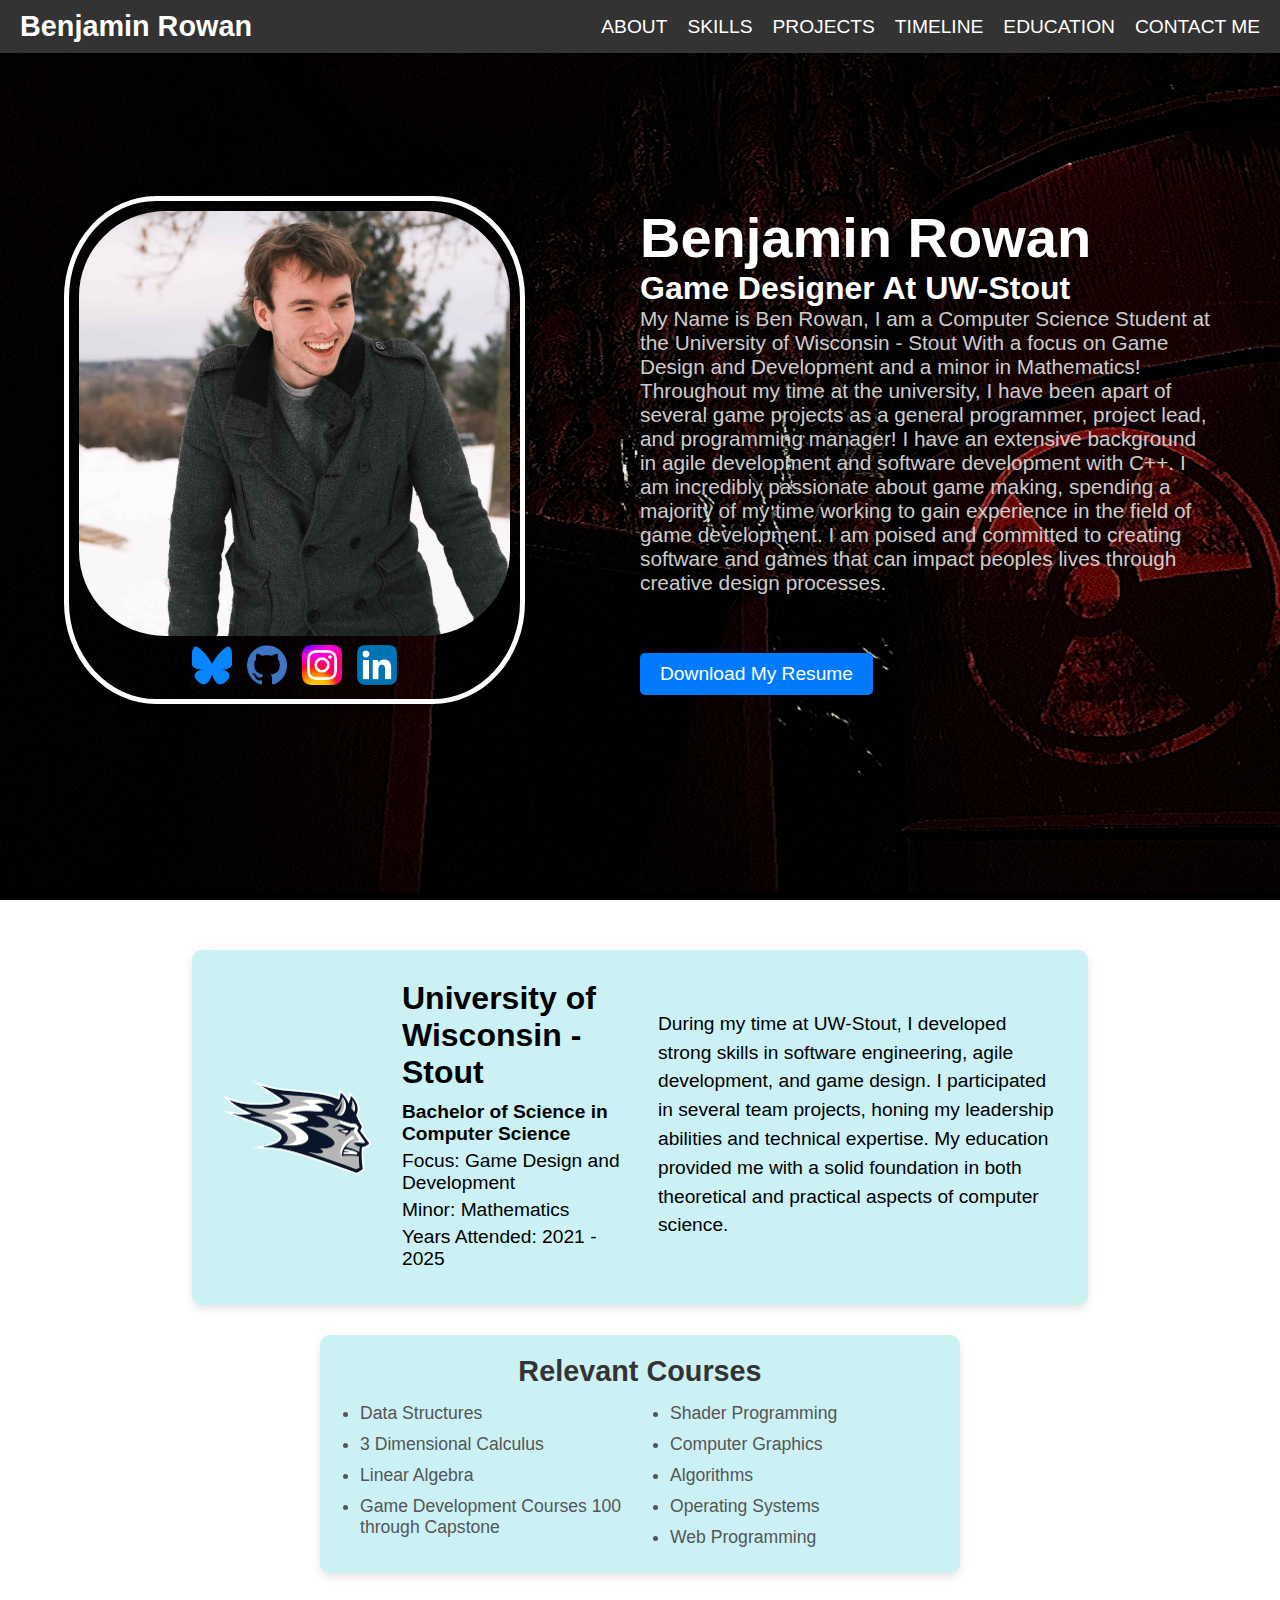
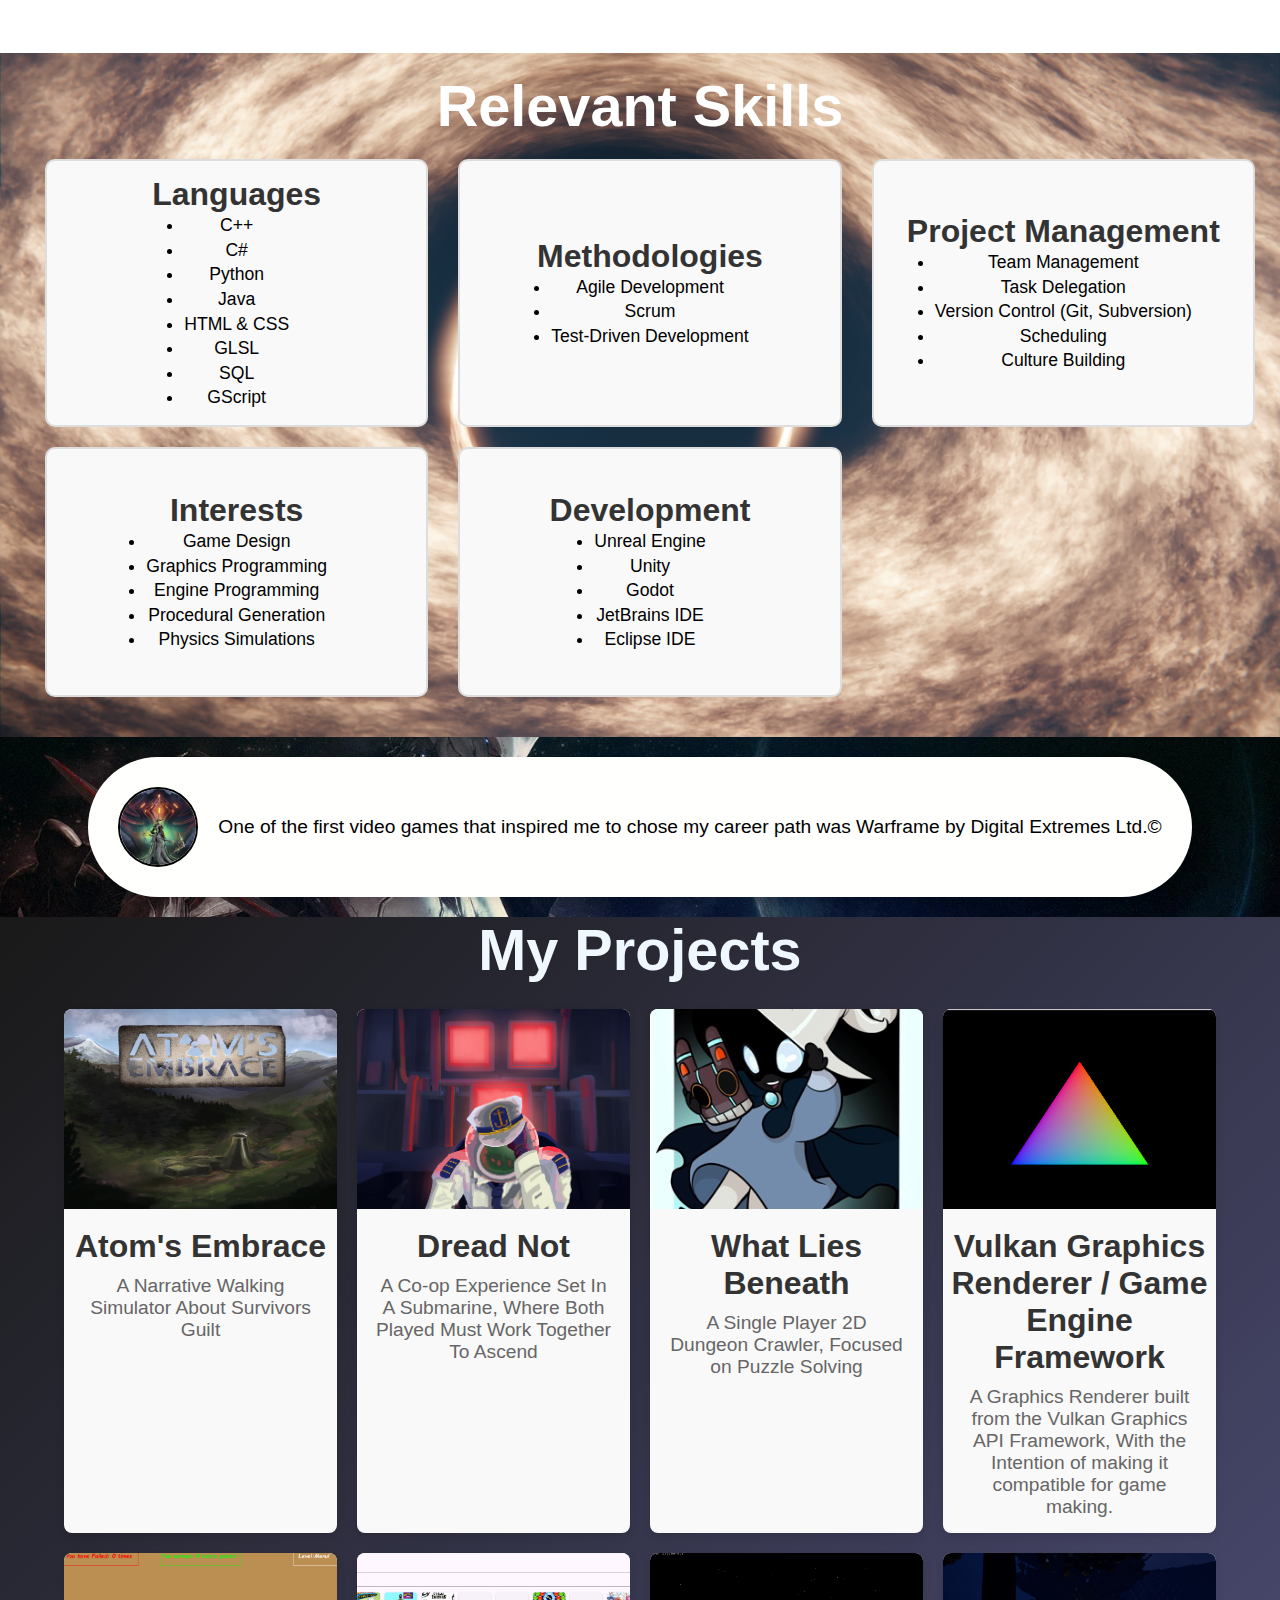
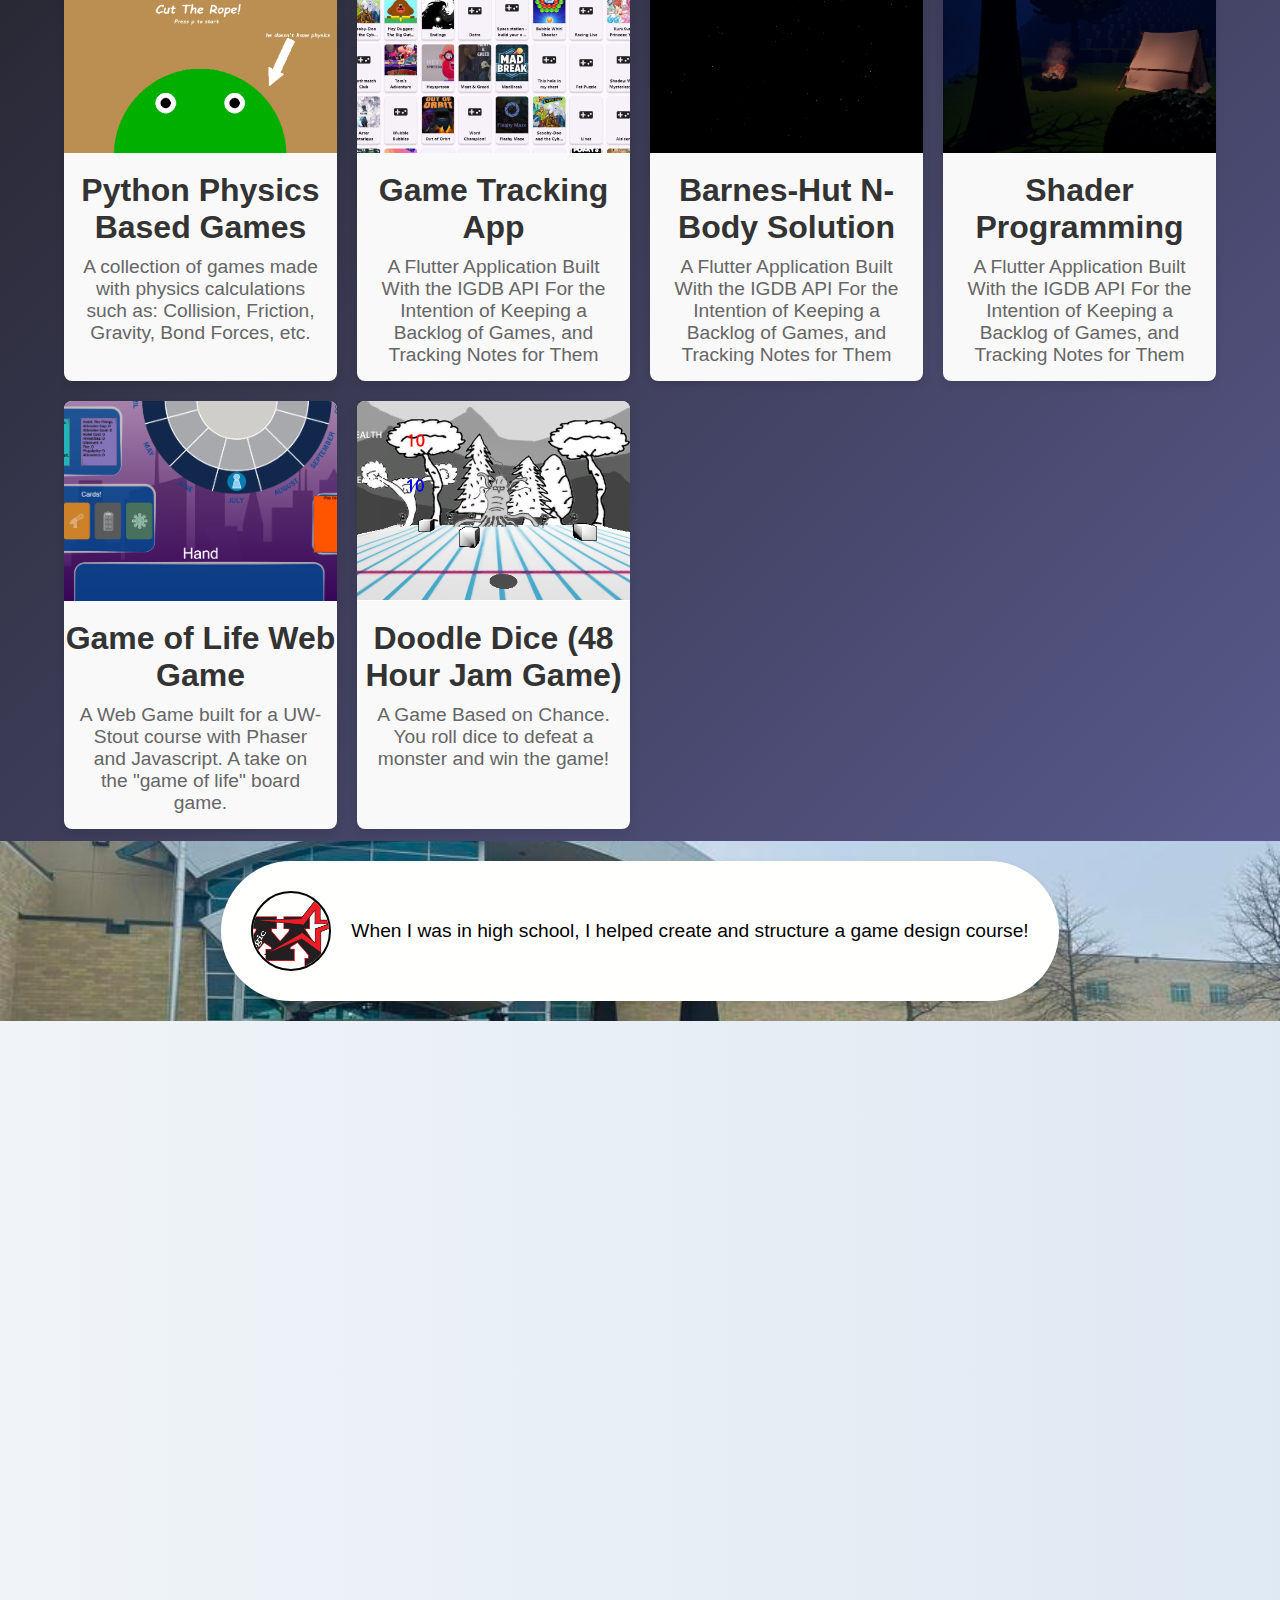
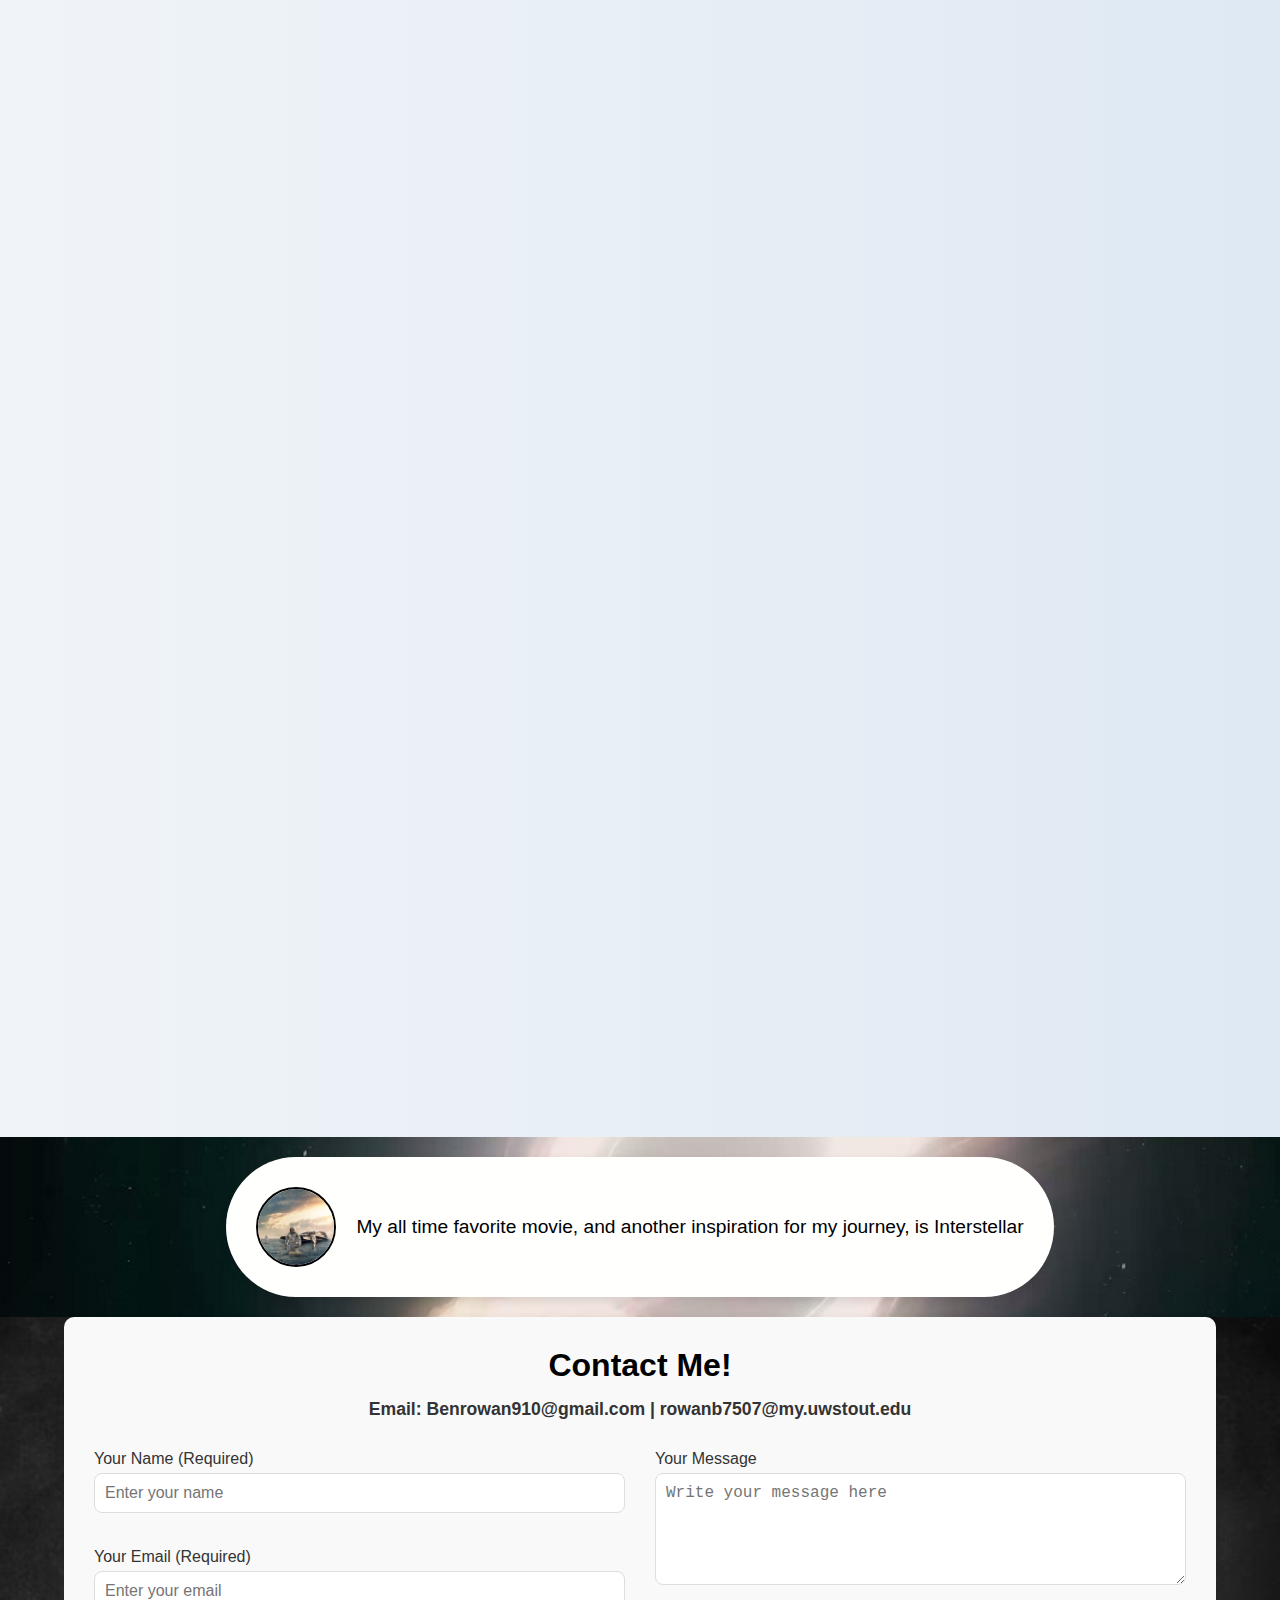
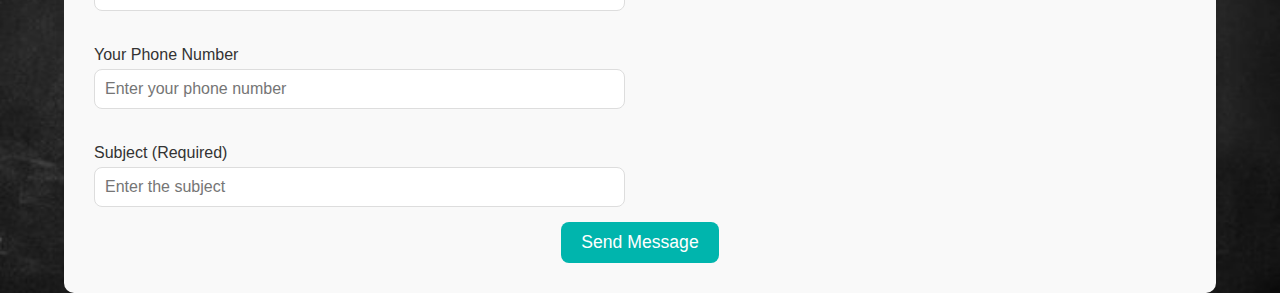
<file: index.html>
<!DOCTYPE html>
<html lang="en">
<head>
    <meta charset="UTF-8">
    <meta name="viewport" content="width=device-width, initial-scale=1.0, maximum-scale=1.0, user-scalable=no">
    <meta name="viewport" content="width=device-width, initial-scale=1.0, shrink-to-fit=no">
    <title>Benjamin Rowan Portfolio</title>
    <link rel="stylesheet" href="style.css">
</head>
    <body>
        <div class="navbar">
            <div class="left">Benjamin Rowan</div>
            <div class="right">
                <a href="#about">ABOUT</a>
                <a href="#skills">SKILLS</a>
                <a href="#projects">PROJECTS</a>
                <a href="#timeline">TIMELINE</a>
                <a href="#education">EDUCATION</a>
                <a href="#contact">CONTACT ME</a>
                <!-- <a href="writings.html">WRITINGS</a> -->
            </div>
        </div>

        <div class="profile" id = "about">
            <div class="content">
                <div class = "picture">
                    <img src="Images\fotor_1658364693920.jpg" alt="Your Photo">

                    <div class = "social-media">
                        <a href="https://bsky.app/profile/spacemanwalrus.bsky.social"><img src="Images\Bluesky_Logo.svg.png" alt="Logo 1"></a>
                        <a href="https://github.com/Benrowan910"><img src="Images\Github_icon-icons.com_66788.png" alt="Logo 2"></a>
                        <a href="https://www.instagram.com/ben_rowan_910/"><img src="Images\Instagram_logo_2022.svg.png" alt="Logo 3"></a>
                        <a href="https://www.linkedin.com/in/benjamin-rowan-862923236/"><img src="Images\LinkedIn_logo_initials.png" alt="Logo 4"></a>
                    </div>

                </div>
                <div class = "text">
                    <h1>Benjamin Rowan</h1>
                    <h2>Game Designer At UW-Stout</h2>
                    <p class = "about-text">
                        My Name is Ben Rowan, I am a Computer Science Student at the University of Wisconsin - Stout
                    With a focus on Game Design and Development and a minor in Mathematics!
                    Throughout my time at the university, I have been apart of several game projects as a general programmer, project lead, and programming manager!
                    I have an extensive background in agile development and software development with C++.
                    I am incredibly passionate about game making, spending a majority of my time working to gain experience in the field of game development.
                    I am poised and committed to creating software and games that can impact peoples lives through creative design processes.
                    </p>
                    <a href="BenResume.pdf">
                        <button class="download-btn">Download My Resume</button>
                    </a>
                </div>
            </div>

        </div>
        <!-- Education Section, talking specifically about my education-->
        <section class = "education-section" id = "education">
            <div class="education">
                <img src="Images\UW–Stout_Blue_Devils_logo.svg.png" alt="University Logo">
                <div class="info">
                    <h2>University of Wisconsin - Stout</h2>
                    <p class="degree">Bachelor of Science in Computer Science</p>
                    <p>Focus: Game Design and Development</p>
                    <p>Minor: Mathematics</p>
                    <p>Years Attended: 2021 - 2025</p>
                </div>
                <div class="description">
                    <p>During my time at UW-Stout, I developed strong skills in software engineering, 
                        agile development, and game design. I participated in several team projects, 
                        honing my leadership abilities and technical expertise. My education provided me 
                        with a solid foundation in both theoretical and practical aspects of computer science.
                    </p>
                </div>
            </div>

            <!-- Relevant Courses Section -->
            <div class="relevant-courses">
                <h3>Relevant Courses</h3>
                <ul>
                    <li>Data Structures</li>
                    <li>3 Dimensional Calculus</li>
                    <li>Linear Algebra</li>
                    <li>Game Development Courses 100 through Capstone</li>
                    <li>Shader Programming</li>
                    <li>Computer Graphics</li>
                    <li>Algorithms</li>
                    <li>Operating Systems</li>
                    <li>Web Programming</li>
                </ul>
            </div>
        </section>
        <!-- Skills sections-->
        <div class = "skills-section" id = "skills">
        <h1 class="skills-title">Relevant Skills</h1>
            <div class="skills-grid">
                
                <div class="skill-category">
                    <h3>Languages</h3>

                    <ul>
                        <li>C++</li>
                        <li>C#</li>
                        <li>Python</li>
                        <li>Java</li>
                        <li>HTML & CSS</li>
                        <li>GLSL</li>
                        <li>SQL</li>
                        <li>GScript</li>
                    </ul>
                </div>
                <div class="skill-category">
                    <h3>Methodologies</h3>

                    <ul>
                        <li>Agile Development</li>
                        <li>Scrum</li>
                        <li>Test-Driven Development</li>
                    </ul>
                </div>
                <div class="skill-category">
                    <h3>Project Management</h3>

                    <ul>
                        <li>Team Management</li>
                        <li>Task Delegation</li>
                        <li>Version Control (Git, Subversion)</li>
                        <li>Scheduling</li>
                        <li>Culture Building</li>
                    </ul>
                </div>
                <div class="skill-category">
                    <h3>Interests</h3>

                    <ul>
                        <li>Game Design</li>
                        <li>Graphics Programming</li>
                        <li>Engine Programming</li>
                        <li>Procedural Generation</li>
                        <li>Physics Simulations</li>
                    </ul>
                </div>
                <div class="skill-category">
                    <h3>Development</h3>
                    <ul>
                        <li>Unreal Engine</li>
                        <li>Unity</li>
                        <li>Godot</li>
                        <li>JetBrains IDE</li>
                        <li>Eclipse IDE</li>
                    </ul>
                </div>
            </div>
        </div>
        
        <!-- Modal Template -->
        <div id="skills-modal" class="modal">
            <div class="modal-content">
                <span class="close-btn" onclick="closeSkillsModal()">&times;</span>
                <div id="modal-body"></div>
            </div>
        </div>
        <div class = "interest-background" style = "background-image: url('Images/Warframe_040113_1600.webp');">
            <div class="interest-bar">
                <img src="Images/Warframe.png" alt="Game Development" class="interest-image">
                <p>One of the first video games that inspired me to chose my career path was Warframe by Digital Extremes Ltd.&copy</p>
            </div>
        </div>

        <div class = "project-section" id = "projects">
            <h1 class="page-title" style="color: aliceblue;">My Projects</h1>
            <div class="project-grid">
                <div class="project-item" onclick="openProjectModal('project1')">

                    <img src="ProjectImages\AtomsEmbrace\output-onlinepngtools(4).png" alt="Project 1">
                    <h3>Atom's Embrace</h3>
                    <p>A Narrative Walking Simulator About Survivors Guilt</p>

                </div>
                <div class="project-item" onclick="openProjectModal('project2')">

                    <img src="ProjectImages\sub_poster_pilot_PREVIEW.png" alt="Project2">
                    <h3>Dread Not</h3>
                    <p>A Co-op Experience Set In A Submarine, Where Both Played Must Work Together To Ascend</p>

                </div>
                <div class="project-item" onclick="openProjectModal('project3')">

                    <img src="ProjectImages\IMG_6829.jpg" alt="Project3">
                    <h3>What Lies Beneath</h3>
                    <p>A Single Player 2D Dungeon Crawler, Focused on Puzzle Solving</p>

                </div>
                <div class="project-item" onclick="openProjectModal('project4')">

                    <img src="ProjectImages\Screenshot_2024-10-18_013630.png" alt="Project4">
                    <h3>Vulkan Graphics Renderer / Game Engine Framework</h3>
                    <p>A Graphics Renderer built from the Vulkan Graphics API Framework, With the Intention of making it compatible for game making.</p>

                </div>
                <div class="project-item" onclick="openProjectModal('project5')">

                    <img src="Images\Screenshot 2025-01-14 181422.png" alt="Project5">
                    <h3>Python Physics Based Games</h3>
                    <p>A collection of games made with physics calculations such as: Collision, Friction, Gravity, Bond Forces, etc.</p>

                </div>
                <div class="project-item" onclick="openProjectModal('project6')">

                    <img src="ProjectImages\Screenshot 2025-01-14 180655.png" alt="Project 6">
                    <h3>Game Tracking App</h3>
                    <p>A Flutter Application Built With the IGDB API For the Intention of Keeping a Backlog of Games, and Tracking Notes for Them</p>

                </div>
                <div class="project-item" onclick="openProjectModal('project7')">

                    <img src="ProjectImages\Screenshot 2025-01-14 163651.png" alt="Project 7">
                    <h3>Barnes-Hut N-Body Solution</h3>
                    <p>A Flutter Application Built With the IGDB API For the Intention of Keeping a Backlog of Games, and Tracking Notes for Them</p>

                </div>
                <div class="project-item" onclick="openProjectModal('project8')">

                    <img src="ProjectImages\AtomsEmbrace\SC1.png" alt="Project 8">
                    <h3>Shader Programming</h3>
                    <p>A Flutter Application Built With the IGDB API For the Intention of Keeping a Backlog of Games, and Tracking Notes for Them</p>
                    
                </div>
                <div class="project-item" onclick="openProjectModal('project9')">

                    <img src="ProjectImages\Screenshot 2025-01-15 215831.png" alt="Project 9">
                    <h3>Game of Life Web Game</h3>
                    <p>A Web Game built for a UW-Stout course with Phaser and Javascript. A take on the "game of life" board game.</p>
                    
                </div>
                <div class="project-item" onclick="openProjectModal('project10')">
                    <img src="ProjectImages\DoodleDice.PNG">
                    <h3> Doodle Dice (48 Hour Jam Game)</h3>
                    <p>A Game Based on Chance. You roll dice to defeat a monster and win the game!</p>
                </div>
            </div>
        </div>
        <!-- Popup Modal Template -->
        <div id="project-modal" class="modal">
            <div class="modal-content">
                <span class="close-btn" onclick="closeProjectModal()">&times;</span>
                <div id="project-modal-body"></div>
            </div>
        </div>

        <!-- Interest Bar Between Timeline and Projects-->
        <div class = "interest-background" style = "background-image: url('Images/65d4f11c8fb1b.image.jpg');">
            <div class="interest-bar">
                <img src="Images/MonticelloHS.png" alt="Game Development" class="interest-image">
                <p>When I was in high school, I helped create and structure a game design course!</p>
            </div>
        </div>

        <!-- Timeline of my career/life -->
        <div class="timeline" id = "timeline">
            <div class="timeline-line"></div>
            <div class="timeline-item left">
                <div class="timeline-content">
                    <img src="Images\UW–Stout_Blue_Devils_logo.svg.png" alt="Image 1">
                    <h3>Graduation from High School/Arrival at UW-Stout</h3>
                    <p>Upon arriving at the University of Wisconsin - Stout, I worked to adapt to my new life quickly, and focused on beginning my college career</p>
                    <span class="date">Fall 2021</span>
                </div>
            </div>
        
            <div class="timeline-item right">
                <div class="timeline-content">
                    <img src="ProjectImages\AtomsEmbrace\DSC04333.jpg" alt="Image 2">
                    <h3>My First Game!</h3>
                    <p>In 2024, I was fortunate enough to be the lead designer of a team of developers on a semester long game project. Learning much about the development process.</p>
                    <span class="date">January 2024 - Present</span>
                </div>
            </div>
        
            <div class="timeline-item left">
                <div class="timeline-content">
                    <img src="Images\fotor_1658364693920.jpg" alt="Image 3">
                    <h3>Employed Game Developer for UW-Stout</h3>
                    <p>In May, 2024, I was employed by the University of Wisconsin - Stout's instructional design lab to work on game projects that professors requested. </p>
                    <span class="date">May 2024 - Present</span>
                </div>
            </div>
        
            <div class="timeline-item right">
                <div class="timeline-content">
                    <img src="ProjectImages\sub_poster_pilot_PREVIEW.png" alt="Image 4">
                    <h3>My Capstone Project</h3>
                    <p>In Fall of 2024, I began my Capstone class, where I was fortunate enough to be elected as a Project Manager for our game, Submerged!</p>
                    <span class="date">Fall 2024 - Present</span>
                </div>
            </div>
        </div>

        <!-- Interest Bar Between Timeline and Projects-->
        <div class = "interest-background" style = "background-image: url('Images/how-interstellar-advanced-black-hole-science_cprj.jpg');">
            <div class="interest-bar">
                <img src="Images\interstellar_3.jpg" alt="Game Development" class="interest-image">
                <p>My all time favorite movie, and another inspiration for my journey, is Interstellar</p>
            </div>
        </div>
        

            <!-- Contact Form Section -->
            <div class = "contact-section">
                <div class="contact-form" id="contact">
                    <h2>Contact Me!</h2>
                    <h3>Email: Benrowan910@gmail.com | rowanb7507@my.uwstout.edu</h3>
                    <form action="https://formspree.io/f/xbllpydr" method="POST" id = "contactForm" onsubmit="return validateForm()">
                        <div class="form-container">
                            <!-- Left Side Form Fields -->
                            <div class="left-side">
                                <div class="form-group">
                                    <label for="name">Your Name (Required)</label>
                                    <input type="text" id="name" name="name" placeholder="Enter your name" required>
                                </div>
                                <div class="form-group">
                                    <label for="email">Your Email (Required)</label>
                                    <input type="email" id="email" name="email" placeholder="Enter your email" required>
                                </div>
                                <div class="form-group">
                                    <label for="phone">Your Phone Number</label>
                                    <input type="tel" id="phone" name="phone" placeholder="Enter your phone number">
                                </div>
                                <div class="form-group">
                                    <label for="subject">Subject (Required)</label>
                                    <input type="text" id="subject" name="subject" placeholder="Enter the subject" required>
                                </div>
                            </div>

                            <!-- Right Side Message Field -->
                            <div class="right-side">
                                <div class="form-group">
                                    <label for="message">Your Message</label>
                                    <textarea id="message" name="message" placeholder="Write your message here" rows="5" required></textarea>
                                </div>
                            </div>
                        </div>
                        <button type="submit">Send Message</button>
                    </form>
                </div>
            </div>


        <script src = "script.js"></script>
    </body>
</html>
</file>
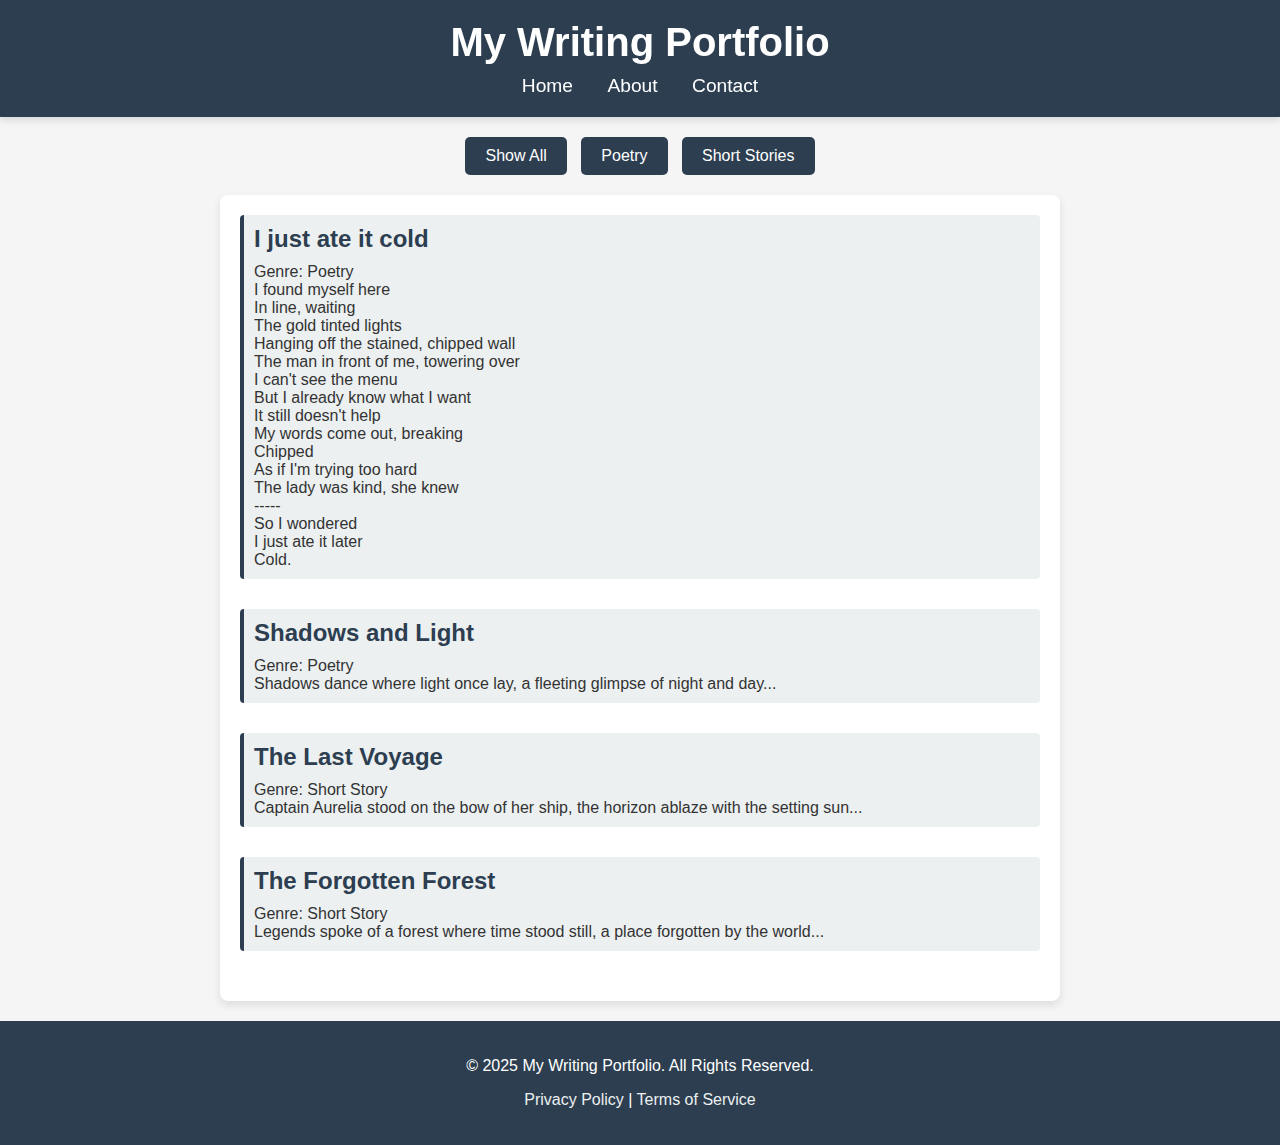
<file: writings.html>
<!DOCTYPE html>
<html lang="en">
<head>
    <meta charset="UTF-8">
    <meta name="viewport" content="width=device-width, initial-scale=1.0">
    <title>Writing Portfolio</title>
    <link rel="stylesheet" href="writingStyle.css">
</head>
<body>
    <header>
        <h1>My Writing Portfolio</h1>
        <nav>
            <a href="#">Home</a>
            <a href="#">About</a>
            <a href="#">Contact</a>
        </nav>
    </header>

    <div class="filter-bar">
        <button onclick="filterProjects('all')">Show All</button>
        <button onclick="filterProjects('Poetry')">Poetry</button>
        <button onclick="filterProjects('Short Story')">Short Stories</button>
    </div>

    <main class="container">
        <div class="project" data-genre = "Poetry">
            <h2>I just ate it cold</h2>
            <p>Genre: Poetry</p>
            <p>
                I found myself here
                <br>
                In line, waiting
                <br>
                The gold tinted lights
                <br>
                Hanging off the stained, chipped wall
                <br>
                The man in front of me, towering over
                <br>
                I can't see the menu 
                <br> 
                But I already know what I want 
                <br>
                It still doesn't help
                <br>
                My words come out, breaking
                <br>
                Chipped
                <br> 
                As if I'm trying too hard 
                <br>
                The lady was kind, she knew
                <br>
                -----
                <br>
                So I wondered
                <br>
                I just ate it later
                <br>
                Cold.

            </p>
        </div>
        <div class="project" data-genre = "Poetry">
            <h2>Shadows and Light</h2>
            <p>Genre: Poetry</p>
            <p>Shadows dance where light once lay, a fleeting glimpse of night and day...</p>
        </div>
        <div class="project" data-genre = "Short Story">
            <h2>The Last Voyage</h2>
            <p>Genre: Short Story</p>
            <p>Captain Aurelia stood on the bow of her ship, the horizon ablaze with the setting sun...</p>
        </div>
        <div class="project" data-genre = "Short Story">
            <h2>The Forgotten Forest</h2>
            <p>Genre: Short Story</p>
            <p>Legends spoke of a forest where time stood still, a place forgotten by the world...</p>
        </div>
    </main>

    <footer>
        <p>&copy; 2025 My Writing Portfolio. All Rights Reserved.</p>
        <p><a href="#">Privacy Policy</a> | <a href="#">Terms of Service</a></p>
    </footer>

    <script src = "writingScript.js"></script>
</body>
</html>
</file>
<file: style.css>
/* Enhanced Mobile-First Approach */
@media (max-width: 768px) {
    /* Navbar Mobile Optimization */
    .navbar {
        flex-direction: column;
        padding: 10px;
        font-size: clamp(.5rem, 2vw, 1rem);
        width: 100vw !important;
    }

    .navbar .right {
        flex-wrap: wrap;
        justify-content: center;
        gap: 10px;
        margin-top: 10px;
    }

    /* Profile Section Mobile Layout */
    .profile .content {

        width: 95%;
    }

    .profile .picture,
    .profile .text {
        width: 100%;
    }

    .profile .text h1 {
        font-size: 2.5em;
    }

    .profile .text h2 {
        font-size: 1.5em;
    }

    /* Education Section Stacking */
    .education {
        flex-direction: column;
        padding: 20px;
    }

    .education img {
        margin-right: 0;
        margin-bottom: 20px;
    }

    /* Skills Grid Responsive Layout */
    .skills-grid {
        grid-template-columns: 1fr;
    }

    /* Project Grid Mobile Layout */
    .project-grid {
        grid-template-columns: 1fr;
    }

    /* Timeline Mobile Adjustments */
    .timeline-item {
        width: 100%;
        left: 0 !important;
    }

    .timeline-line {
        left: 20px !important;
    }

    /* Contact Form Stacking */
    .contact-form {
        max-width: 90%;
        padding: 20px;
    }

    .contact-form .form-container {
        flex-direction: column;
    }

    /* Interest Bar Mobile Optimization */
    .interest-bar {
        max-width: 90%;
        padding: 20px;
        border-radius: 20px;
    }

    .interest-bar p {
        font-size: 1em;
    }
}

/* Tablet Optimization */
@media (min-width: 769px) and (max-width: 1024px) {
    .skills-grid {
        grid-template-columns: repeat(2, 1fr);
    }

    .project-grid {
        grid-template-columns: repeat(2, 1fr);
    }

    .profile .content {
        width: 90%;
    }

    .contact-form {
        max-width: 70%;
    }
}

/* Universal Mobile Improvements */
@media (max-width: 480px) {
    html {
        font-size: 14px;
    }

    .profile .social-media a img {
        width: 4vw;
        height: 4vh;
    }

    .modal {
        width: 95vw;
        padding: 10px;
    }

    .timeline-content img {
        width: 50% !important;
    }
}

/* Existing styles remain the same below this line *//* Basic Reset */
        * {
            margin: 0;
            padding: 0;
            box-sizing: border-box;
        }

        html, body{
            font-family: 'Franklin Gothic Medium', 'Arial Narrow', Arial, sans-serif;
            width: 100vw;
            min-width: 100vw;
            max-width: 100vw;
            overflow-x: hidden;
        }

        /* Navbar Styling */
        .navbar {
            display: flex;
            justify-content: space-between;
            align-items: center;
            background-color: #333;
            color: #fff;
            padding: 10px 20px;
            font-size: 1.2em;
            position: fixed;
            top: 0;
            left: 0;
            right: 0;
            z-index: 1000;
            width: 100vw !important;
        }

        /* Left Section (Initials) */
        .navbar .left {
            font-size: 1.5em;
            font-weight: bold;
            color: #fff;
        }

        /* Right Section (Links) */
        .navbar .right {
            display: flex;
            gap: 20px;
            font-size: 1em;
        }

        .navbar .right a {
            color: #fff;
            text-decoration: none;
            font-size: clamp(.5em, 2vw, 1em);
        }

        .navbar .right a:hover {
            text-decoration: underline;
            color: rgba(108, 219, 18, 0.4);
        }
        /* Profile Section */
        .profile {
            display: flex;
            justify-content: center; /* Center the content horizontally */
            align-items: center; /* Center the content vertically */
            margin: 0;
            min-height: 100vh; /* Full screen height */
            width: 100vw;
            background-image: url('ProjectImages/AtomsEmbrace/Barrel.png');
            background-repeat: no-repeat; /* Teal to Purple Gradient */
            background-size: cover;
            background-position: center;
        }
        /* Profile Section */
        .profile .social-media {
            margin-top: 1%;
            display: flex;
            justify-content: center;
            gap: 15px;
        }

        .profile .social-media a img {
            width: clamp(10px, 5vw, 40px);
            height: clamp(10px, 5vw, 40px);
            transition: transform 0.3s;
        }

        .profile .social-media a img:hover {
            transform: scale(1.1);
        }
        /* Container for profile content */
        .profile .content {
            display: flex;
            justify-content: space-between; /* Space between the picture and text */
            align-items: center;
            width: 90%; /* Set a width to avoid stretching */
        }

        /* Profile Picture Styling */
        .profile .picture {
            min-width: 40%;
            max-width: 40%; /* Set the picture's width */
            text-align: center; /* Align the picture in the center */
            padding: 10px;
            border: 5px solid #fff;
            border-radius: 20%;
            box-shadow: 0 4px 8px rgba(0,0,0,0.3);
        }

        .profile .picture img {
            width: 100%;
            height: auto;
            border-radius: 20%;
            object-fit: cover;
        }

        /* Profile Text Styling */
        .profile .text {
            width: 50%; /* Set the text's width */
            text-align: left; /* Align text to the left */
        }

        .profile .text h1 {
            font-size: clamp(1.3rem, 5vw, 3.5rem);
            color: #fff;
        }

        .profile .text h2 {
            font-size: clamp(1rem, 3vw, 2.0rem);
            color: #fff;
        }
        .profile .text p {
            color:#ccc;
            font-size: clamp(0.1rem, 3vw, 1.3rem);
        }

        /* Button Styling */
        .download-btn {
            padding: 10px 20px;
            font-size: clamp(0.5rem, 2vw, 1.2em);
            color: #fff;
            background-color: #007bff; /* Blue background */
            border: none;
            border-radius: 5px;
            cursor: pointer;
            text-align: center;
            transition: background-color 0.3s ease;
            margin-top: 10%;
        }

        .download-btn:hover {
            background-color: #0056b3; /* Darker blue on hover */
        }

    
        /* Skills Section */
        .skills-section {
            text-align: center;
            padding: 20px;
            min-height: auto;
            height: auto;
            width: 100vw;
            min-width: 100vw;
            background-image: url("Images/Black_hole_3.png");
            background-repeat: no-repeat; /* Teal to Purple Gradient */
            background-size: cover;
            background-position: center;
        }
        .skills-section h1{
            color: #ffffff;
            font-size: 3.6em;
        }
        .skills-title {
            font-size: 2rem;
            font-weight: 700;
            margin-bottom: 20px;
        }

        .skills.visible{
            opacity: 1;
            transform: translateY(0)
        }

        .skills-grid {
            display: grid;
            grid-template-columns: repeat(auto-fit, minmax(300px, 1fr));
            gap: 20px;
            margin: 20px;
            height: auto;
            width: calc(100% - 20px);
        }
        
        .skill-category {
            display: flex;
            flex-direction: column;
            align-items: center;
            justify-content: center;
            text-align: center;
            padding: 20px;
            border: 2px solid #ddd;
            border-radius: 10px;
            background-color: #f9f9f9;
            transition: transform 0.3s, background-color 0.3s, box-shadow 0.3s;
            cursor: pointer;
            min-width: 280px; /* Minimum width before wrapping */
            max-width: 100%;
            min-height: 250px;
            padding: 15px;
            margin: 0 5px;
            box-sizing: border-box;
        }
        
        .skill-category:hover {
            transform: scale(1.05);
            background-color: #f1f1f1;
            box-shadow: 0px 5px 15px rgba(0, 0, 0, 0.2);
        }
        
        .skill-category .icon img {
            width: 50px;
            height: 50px;
            margin-bottom: 10px;
        }
        
        .skill-category h3 {
            font-size: clamp(1.2rem, 3vw, 2.0rem);
            font-weight: 600;
            color: #333;
        }
        .skill-category p,
        .skill-category li {
            font-size: clamp(0.9rem, 2vw, 1.1rem); /* Responsive text */
            line-height: 1.4;
            word-wrap: break-word; /* Prevent text overflow */
        }


        /* Contact Form Styling */
        .contact-section{
            background-image: url("Images/360_F_159361310_b45IDWsgcizXh3gzRI3SRmZyljJVG3eh.jpg");
            background-repeat: no-repeat;
            background-size: cover;
            display: relative;

        }
        .contact-form {
            width: 100%;
            max-width: 90%;
            margin: auto;
            padding: 30px;
            background-color: #f9f9f9;
            border-radius: 10px;
            box-shadow: 0 4px 10px rgba(0, 0, 0, 0.1);
            text-align: center;
        }

        .contact-form h2 {
            font-size: 2rem;
            margin-bottom: 15px;
        }

        .contact-form h3 {
            font-size: 1.1rem;
            margin-bottom: 30px;
            color: #333;
        }

        .contact-form .form-container {
            display: flex;
            gap: 30px;
            justify-content: space-between;
            flex-wrap: wrap;
        }

        .contact-form .left-side {
            flex: 1;
            display: flex;
            flex-direction: column;
            gap: 20px;
        }

        .contact-form .right-side {
            flex: 1;
            display: flex;
            flex-direction: column;
            gap: 20px;
        }

        .contact-form .form-group {
            display: flex;
            flex-direction: column;
            align-items: flex-start;
        }

        .contact-form .form-group label {
            font-size: 1rem;
            margin-bottom: 5px;
            color: #333;
        }

        .contact-form .form-group input,
        .contact-form .form-group textarea {
            width: 100%;
            padding: 10px;
            margin-bottom: 15px;
            border-radius: 8px;
            border: 1px solid #ddd;
            font-size: 1rem;
        }

        .contact-form .form-group textarea {
            resize: vertical;
        }

        .contact-form button {
            padding: 10px 20px;
            background-color: #00b5ad;
            color: white;
            font-size: 1.1rem;
            border: none;
            border-radius: 8px;
            cursor: pointer;
            transition: background-color 0.3s;
        }

        .contact-form button:hover {
            background-color: #008f7a;
        }


        /* Education Section Background */
        .education-section {
            background-image: url('Images/pc_stout-institute_03.jpg'); /* Background image for the section */
            background-attachment: fixed; /* Keep the image fixed on scroll */
            background-repeat: no-repeat;
            background-size: cover; /* Cover the entire section */
            background-position: center; /* Center the background image */
            padding: 50px 0; /* Add space above and below */
            min-width: 100vw;

        }
        /* Education Section */
        .education {
            display: flex;
            align-items: center;
            justify-content: center;
            margin: 0px auto;
            padding: 30px;
            border-radius: 10px;
            box-shadow: 0 4px 8px rgba(0, 0, 0, 0.1);
            background-color: #cbf1f5;
            max-width: 70%;
        }

        .education img {
            width: 150px;
            margin-right: 30px;
        }

        .education .info {
            flex: 1;
        }

        .education h2 {
            font-size: 2em;
            margin-bottom: 10px;
        }

        .education p {
            font-size: clamp(0.6rem, 3vw, 1.2rem);
            margin-bottom: 5px;
        }

        .education .degree {
            font-weight: bold;
        }

        .education .description {
            margin-left: 30px;
            max-width: 400px;
            font-size: 1em;
            line-height: 1.5;
        }
        /* Relevant Courses Section */
        .relevant-courses {
            margin-top: 30px;
            padding: 20px;
            background-color: #cbf1f5;
            border-radius: 10px;
            box-shadow: 0 4px 8px rgba(0, 0, 0, 0.1);
            max-width: 50%;
            margin: 30px auto;
        }

        .relevant-courses h3 {
            font-size: clamp(0.6rem, 3vw, 1.8em);
            margin-bottom: 15px;
            color: #333;
            text-align: center;
        }

        .relevant-courses ul {
            list-style-type: disc;
            padding-left: 20px;
            columns: 2; /* Split into two columns */
            column-gap: 40px;
        }

        .relevant-courses li {
            font-size: clamp(0.4rem, 2vw, 1.1em);
            margin-bottom: 10px;
            color: #555;
        }
        .extra-info {
            display: none;
            font-style: italic;
            font-size: 0.9em;
            margin-top: 5px;
            color: #555;
        }

        /* Project Grid */
        .project-section{
            background: linear-gradient(135deg, rgba(0, 0, 0, 0.9), rgba(0, 0, 255, 0.4));
            background-size: 200% 200%            
        }
        .project-grid {
            display: grid;
            grid-template-columns: repeat(4, 1fr);
            gap: 20px;
            padding: 1% 5%;
        }

        .project-item {
            background: #f9f9f9;
            border-radius: 8px;
            overflow: hidden;
            box-shadow: 0 4px 8px rgba(0, 0, 0, 0.1);
            text-align: center;
            cursor: pointer;
            transition: transform 0.3s ease-in-out, box-shadow 0.3s ease-in-out;
        }

        .project-item:hover{
            transform: scale(1.05); /* Slightly increase the size */
            box-shadow: 0 8px 15px rgba(0, 0, 0, 0.3); /* Add a subtle shadow */
        }

        .project-item img {
            width: 100%;
            height: 200px;
            object-fit: cover;
        }

        .project-item h3 {
            margin: 15px 0 10px;
            font-size: 2.0em;
            color: #333;
        }

        .project-item p {
            font-size: 1.2em;
            color: #666;
            padding: 0 15px 15px;
        }

        /* Responsive Design */
        @media (max-width: 768px) {
            .project-grid {
                grid-template-columns: repeat(2, 1fr);
            }
        }

        @media (max-width: 480px) {
            .project-grid {
                grid-template-columns: 1fr;
            }
        }

        /* Page Title */
        .page-title {
            text-align: center;
            margin-bottom: 1%;
            font-size: 3.6em;
            color: #333;
        }
        /* General Timeline Styling */
        .timeline {
            position: relative;
            max-width: 100%;
            margin: 0 auto;
            padding: 50px 0;
            overflow: hidden;
            background: linear-gradient(to right, #f0f4f8, #dfe9f3); /* Light blue gradient */
        }

        /* Timeline Line */
        .timeline-line {
            position: absolute;
            top: 0;
            left: 50%;
            width: 2px;
            background: #ccc;
            height: 0;
            transition: height 0.3s ease-out;
        }

        /* Timeline Items */
        .timeline-item {
            padding: 20px;
            position: relative;
            width: 50%;
            margin: 10px 0;
            opacity: 0;
            transform: translateY(50px);
            transition: opacity 0.6s ease-out, transform 0.6s ease-out;
        }

        /* Left and Right Positioning */
        .timeline-item.left {
            left: 0;
        }

        .timeline-item.right {
            left: 50%;
        }

        /* Timeline Content */
        .timeline-item .timeline-content {
            padding: 20px;
            background-color: #f9f9f9;
            border-radius: 6px;
            box-shadow: 0 2px 6px rgba(0, 0, 0, 0.1);
        }

        /* Image Styling */
        .timeline-item .timeline-content img {
            width: 30%;
            height: auto;
            border-radius: 6px;
            margin-bottom: 15px;
        }

        /* Event Title */
        .timeline-item .timeline-content h3 {
            font-size: 1.6em;
            margin-bottom: 10px;
        }

        /* Event Description */
        .timeline-item .timeline-content p {
            font-size: 1.2em;
            margin-bottom: 10px;
        }

        /* Event Date */
        .timeline-item .timeline-content .date {
            font-size: 1em;
            color: #888;
        }

        /* Active and Inactive Classes */
        .timeline-item.active {
            opacity: 1;
            transform: translateY(0);
        }

        .timeline-item.inactive {
            opacity: 0;
            transform: translateY(50px);
        }

        /* Responsive Layout */
        @media screen and (max-width: 768px) {
            .timeline-item.left,
            .timeline-item.right {
                width: 100%;
                left: 0;
            }

            .timeline-line {
                left: 31px;
            }
        }


    
        
        .skills-list {
            list-style: disc;
            padding-left: 20px;
        }
        
        .close-btn {
            position: absolute;
            top: 10px;
            right: 20px;
            font-size: 24px;
            font-weight: bold;
            color: #333;
            cursor: pointer;
        }
        
        .close-btn:hover {
            color: #000;
        }
        

        /* Fade In Animation */
        @keyframes fadeIn {
            from {
                opacity: 0;
                transform: translateY(-20px);
            }
            to {
                opacity: 1;
                transform: translateY(0);
            }
        }

        
        /* Interest Bar with Gradient Background */
        .interest-background{
            background-repeat: no-repeat; /* Teal to Purple Gradient */
            background-size: cover;
            background-position: center;
            display: flex;
        }
        .interest-bar {
            display: flex;
            align-items: center;
            padding: 30px;
            background-color: #fffffe;
            margin: 20px auto;
            max-width: 90%;
            border-radius: 100px;
            box-shadow: 0px 4px 10px rgba(0, 0, 0, 0.1);
            text-align: left;
            color: rgb(0, 0, 0); 
        }

        .interest-bar img {
            width: 80px;
            height: 80px;
            border-radius: 50%;
            border: 2px solid #030202;
            margin-right: 20px;
            object-fit: cover;
            flex-shrink:0;
        }

        .interest-bar p {
            font-size: clamp(0.9rem, 2vw, 1.2rem);
            font-weight: 500;
            margin: 0;
            color: rgb(0, 0, 0); /* Ensure text stays readable on the gradient */
            line-height: 1.5;
        }

        /* Modal Background */
        .modal {
            display: none; /* Hidden by default */
            position: fixed;
            z-index: 1000; /* Ensure it sits above everything */
            left: 50%;
            top: 50%;
            transform: translate(-50%, -50%);
            width: 50vw; /* 50% of viewport width */
            max-width: 600px; /* Maximum width for larger screens */
            height: auto; /* Auto height to fit content */
            background-color: #fff;
            box-shadow: 0 4px 8px rgba(0, 0, 0, 0.2);
            border-radius: 8px;
            overflow: hidden; /* Prevent scrollbars on the outer container */
            padding: 20px; /* Add padding for content */
            box-sizing: border-box;
        }

        /* Modal Content */
        .modal-content {
            display: flex;
            flex-direction: column;
            gap: 20px;
        }

        /* Close Button */
        .close-btn {
            position: absolute;
            top: 15px; /* Adjust for desired vertical spacing */
            right: 15px; /* Adjust for desired horizontal spacing */
            font-size: 24px;
            background: none;
            border: none;
            cursor: pointer;
            z-index: 1100; /* Ensure it's above all other content */
            color: #333; /* Default color */
            transition: color 0.3s ease;
        }

        .close-btn:hover {
            color: #ff0000;
        }

        /* Modal Image */
        .modal-image {
            width: 100%;
            border-radius: 8px;
            object-fit: cover;
        }

        /* Modal Title */
        .modal-title {
            font-size: 24px;
            font-weight: bold;
            text-align: center;
        }

        /* Modal Description */
        .modal-description {
            font-size: 16px;
            text-align: center;
            color: #555;
        }

        /* Modal Button */
        .modal-button {
            display: block;
            margin: 0 auto;
            background-color: #007BFF;
            color: white;
            padding: 10px 20px;
            font-size: 16px;
            border: none;
            border-radius: 5px;
            cursor: pointer;
            transition: background-color 0.3s ease, transform 0.2s ease;
        }

        .modal-button:hover {
            background-color: #0056b3;
            transform: scale(1.05);
        }


        /* Project Card Styles */
        .project-card {
            text-align: center;
            padding: 20px;
            background-color: #f9f9f9;
            border-radius: 10px;
            box-shadow: 0 4px 8px rgba(0, 0, 0, 0.1);
            max-width: 100%; /* Ensure it does not exceed modal width */
            margin: 0 auto; /* Center it within the modal */
            overflow: hidden; /* Prevent content overflow for rounded corners */
        }

        .project-image {
            width: 100%;
            max-width: 100%; /* Ensure it scales correctly */
            border-radius: 10px;
            margin-bottom: 20px;
            object-fit: cover;
        }

        .project-title {
            font-size: 24px;
            font-weight: bold;
            margin-bottom: 10px;
            color: #333;
        }

        .project-description {
            font-size: 16px;
            line-height: 1.6;
            margin-bottom: 20px;
            color: #555;
        }

        .project-button {
            background-color: #007BFF;
            color: white;
            padding: 10px 20px;
            font-size: 16px;
            border: none;
            border-radius: 5px;
            cursor: pointer;
            transition: background-color 0.3s ease, transform 0.2s ease;
        }

        .project-button:hover {
            background-color: #0056b3;
            transform: scale(1.05); /* Slightly enlarge button on hover */
        }

        /* Responsive Design */
        @media (max-width: 768px) {
            .modal {
                width: 90vw; /* Expand modal to take more space on small screens */
                height: 90vh;
            }

            .project-title {
                font-size: 20px;
            }

            .project-description {
                font-size: 14px;
            }

            .project-button {
                font-size: 14px;
                padding: 8px 16px;
            }
        }
</file>
<file: writingStyle.css>
body {
    font-family:'Franklin Gothic Medium', 'Arial Narrow', Arial, sans-serif;
    margin: 0;
    padding: 0;
    background-color: #f5f5f5;
    color: #333;
}

header {
    background-color: #2c3e50;
    color: white;
    padding: 20px;
    text-align: center;
    position: sticky;
    top: 0;
    box-shadow: 0 4px 6px rgba(0, 0, 0, 0.1);
}

header h1 {
    margin: 0;
    font-size: 2.5em;
}

nav {
    margin-top: 10px;
}

nav a {
    color: white;
    text-decoration: none;
    margin: 0 15px;
    font-size: 1.2em;
}

nav a:hover {
    text-decoration: underline;
}

.filter-bar {
    text-align: center;
    margin: 20px 0;
}

.filter-bar button {
    background-color: #2c3e50;
    color: white;
    border: none;
    padding: 10px 20px;
    font-size: 1em;
    border-radius: 5px;
    cursor: pointer;
    margin: 0 5px;
}

.filter-bar button:hover {
    background-color: #34495e;
}

.container {
    max-width: 800px;
    margin: 20px auto;
    padding: 20px;
    background: white;
    box-shadow: 0 4px 8px rgba(0, 0, 0, 0.1);
    border-radius: 8px;
}

.project {
    margin-bottom: 30px;
    padding: 10px;
    border-left: 4px solid #2c3e50;
    background: #ecf0f1;
    border-radius: 4px;
}

.project h2 {
    margin: 0 0 10px 0;
    color: #2c3e50;
}

.project p {
    margin: 0;
}

footer {
    text-align: center;
    padding: 20px;
    background: #2c3e50;
    color: white;
    margin-top: 20px;
}

footer a {
    color: #ecf0f1;
    text-decoration: none;
}

footer a:hover {
    text-decoration: underline;
}
</file>
